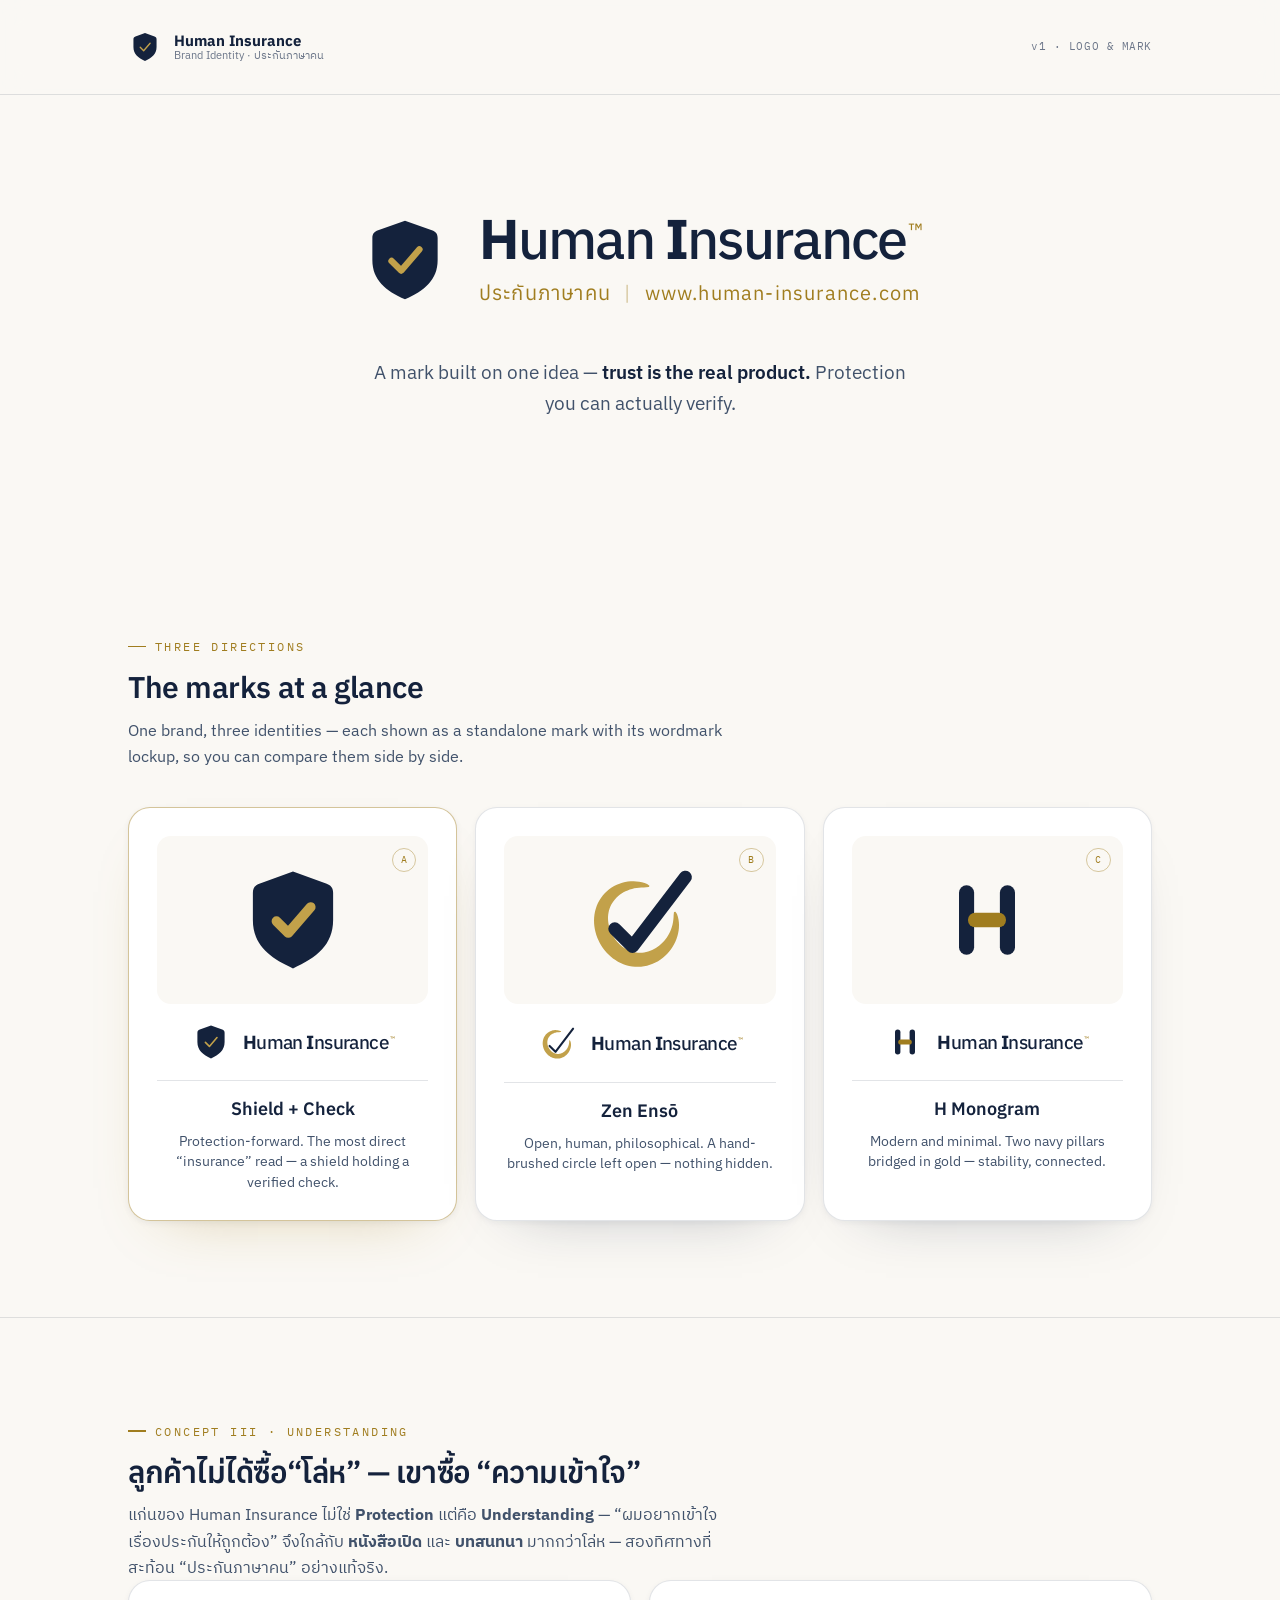
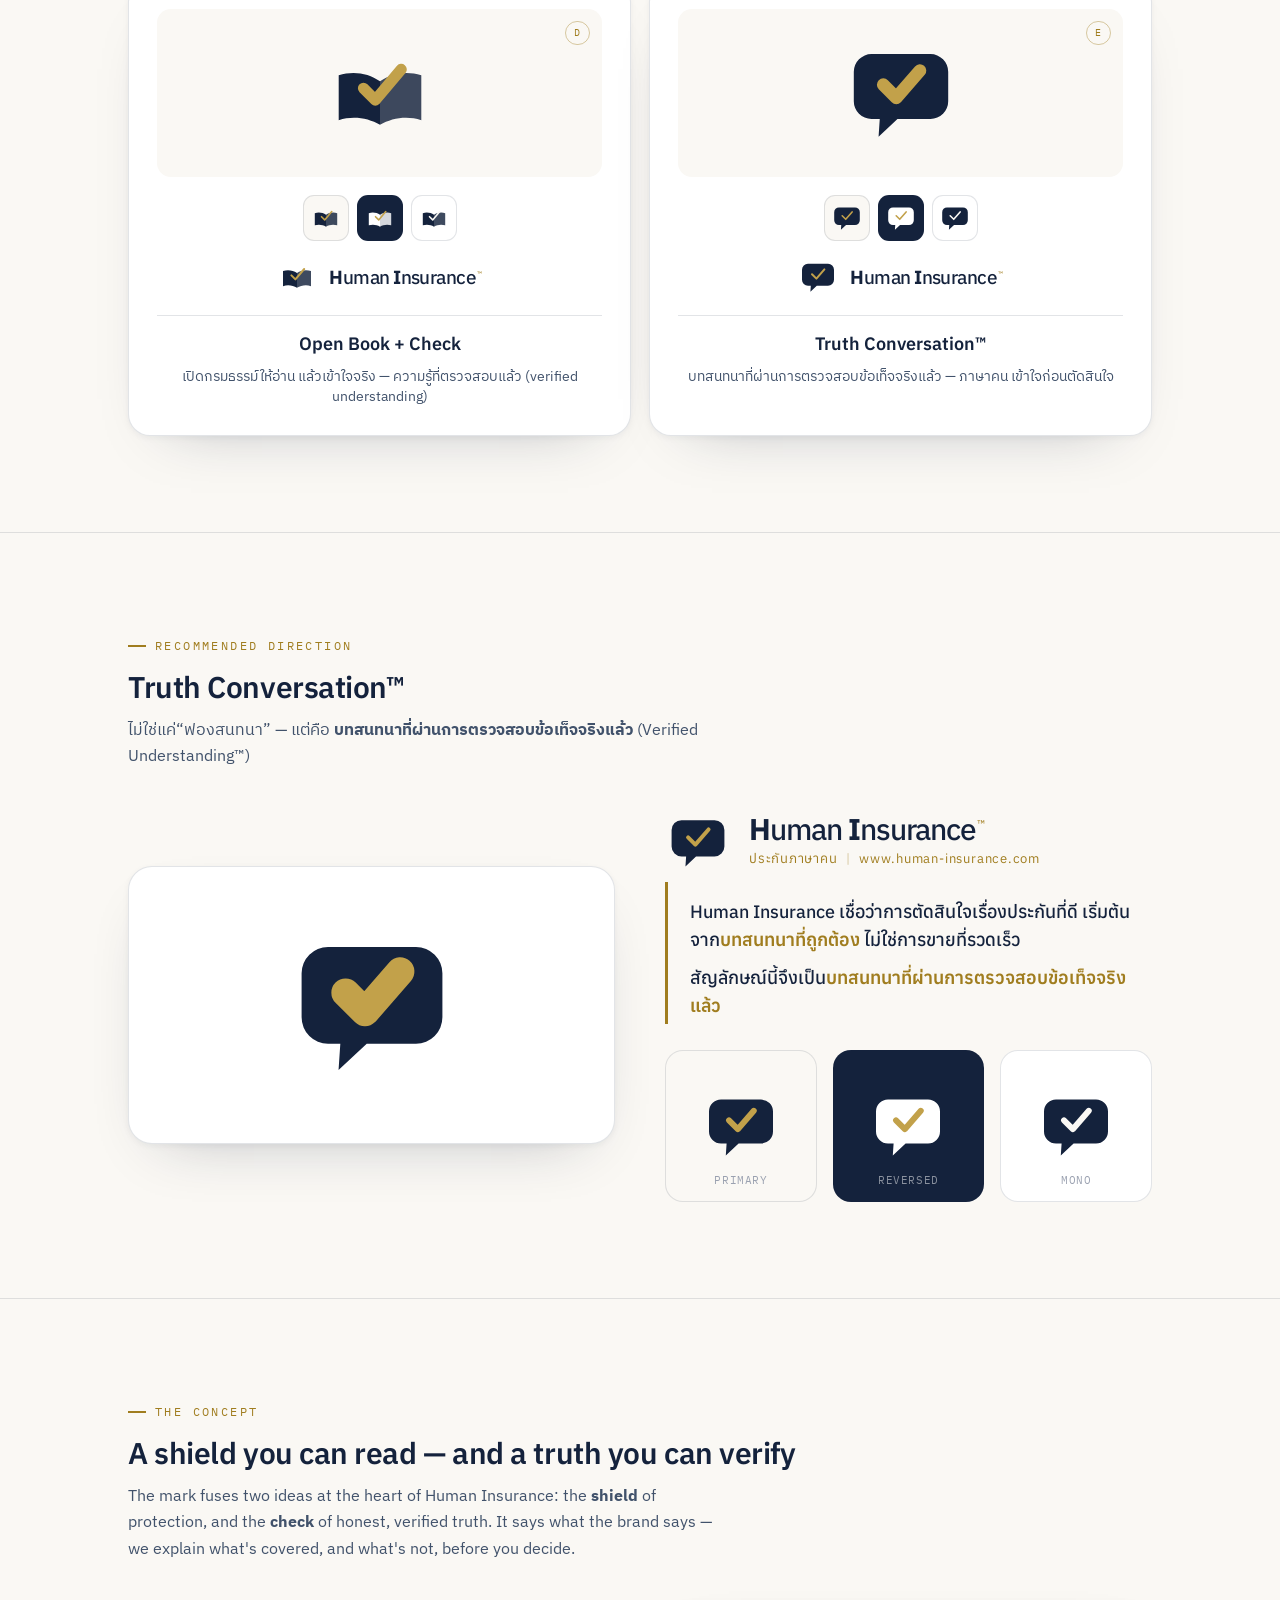
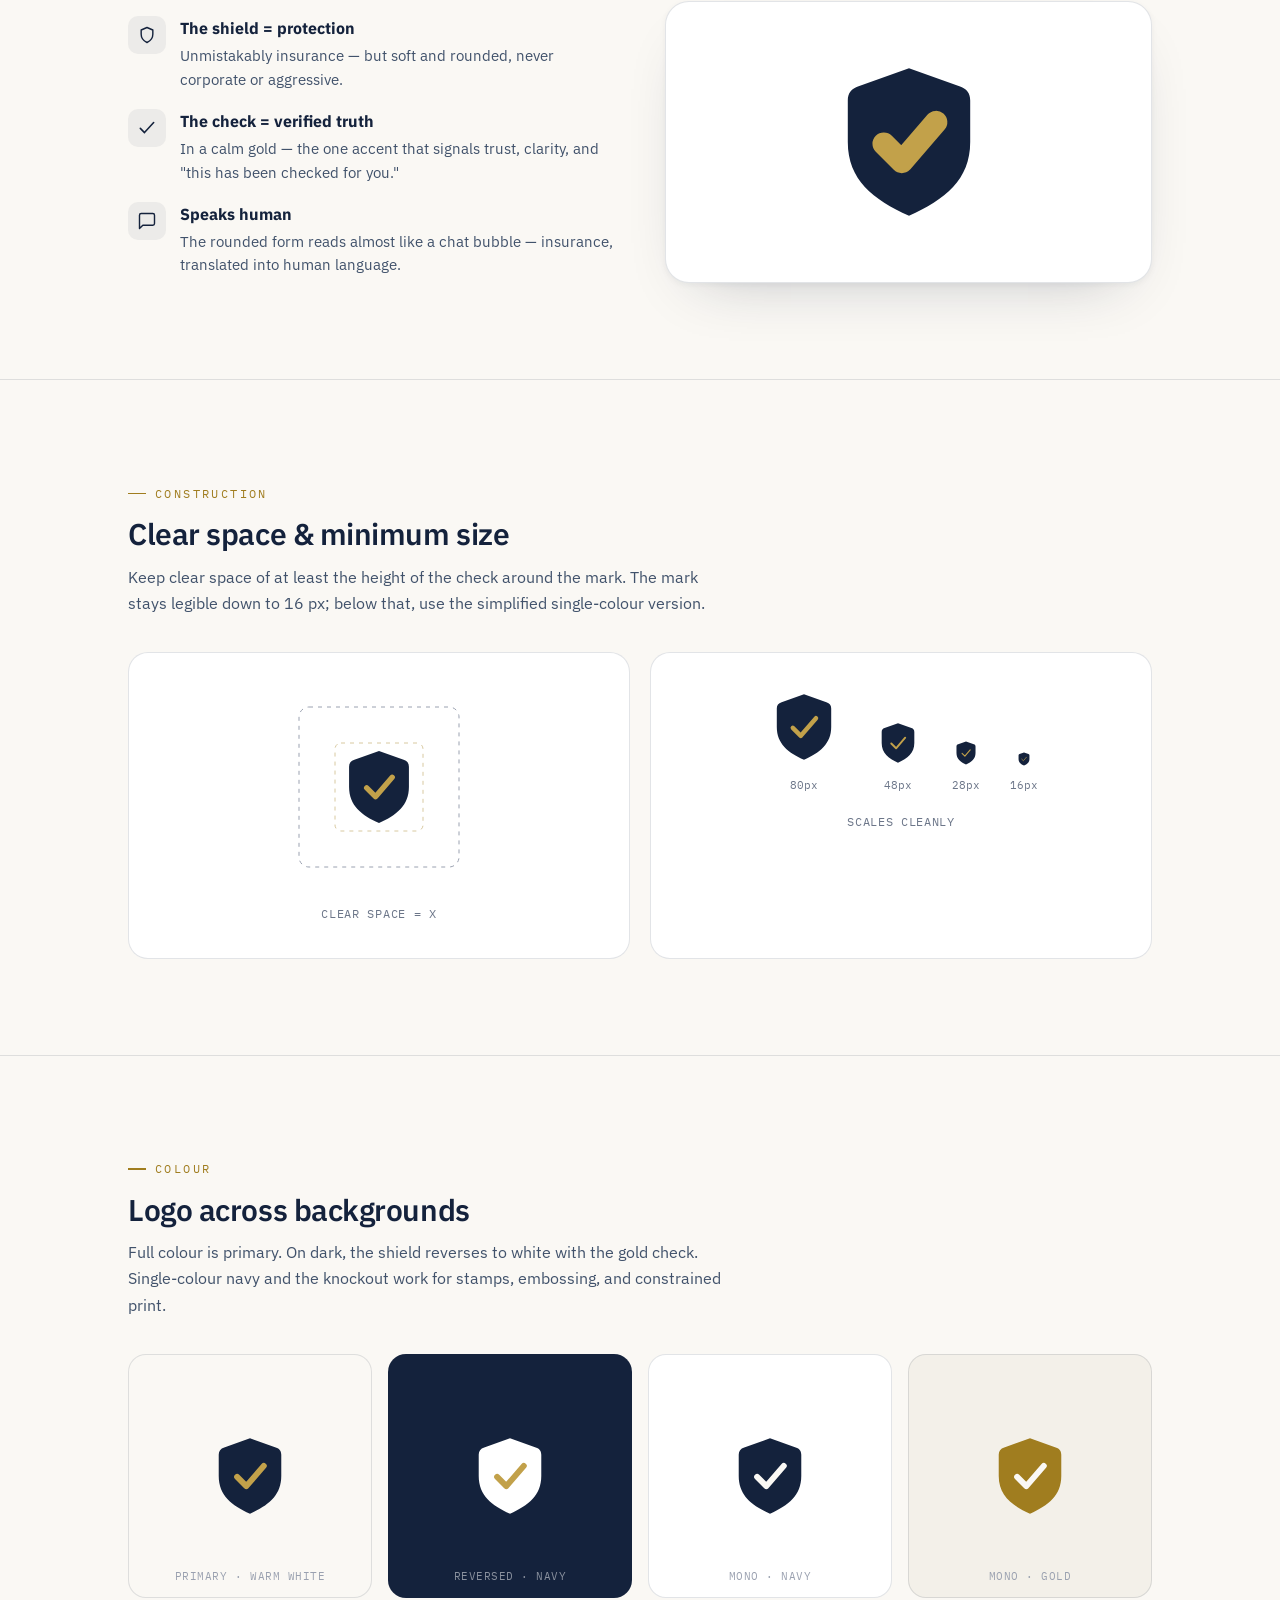
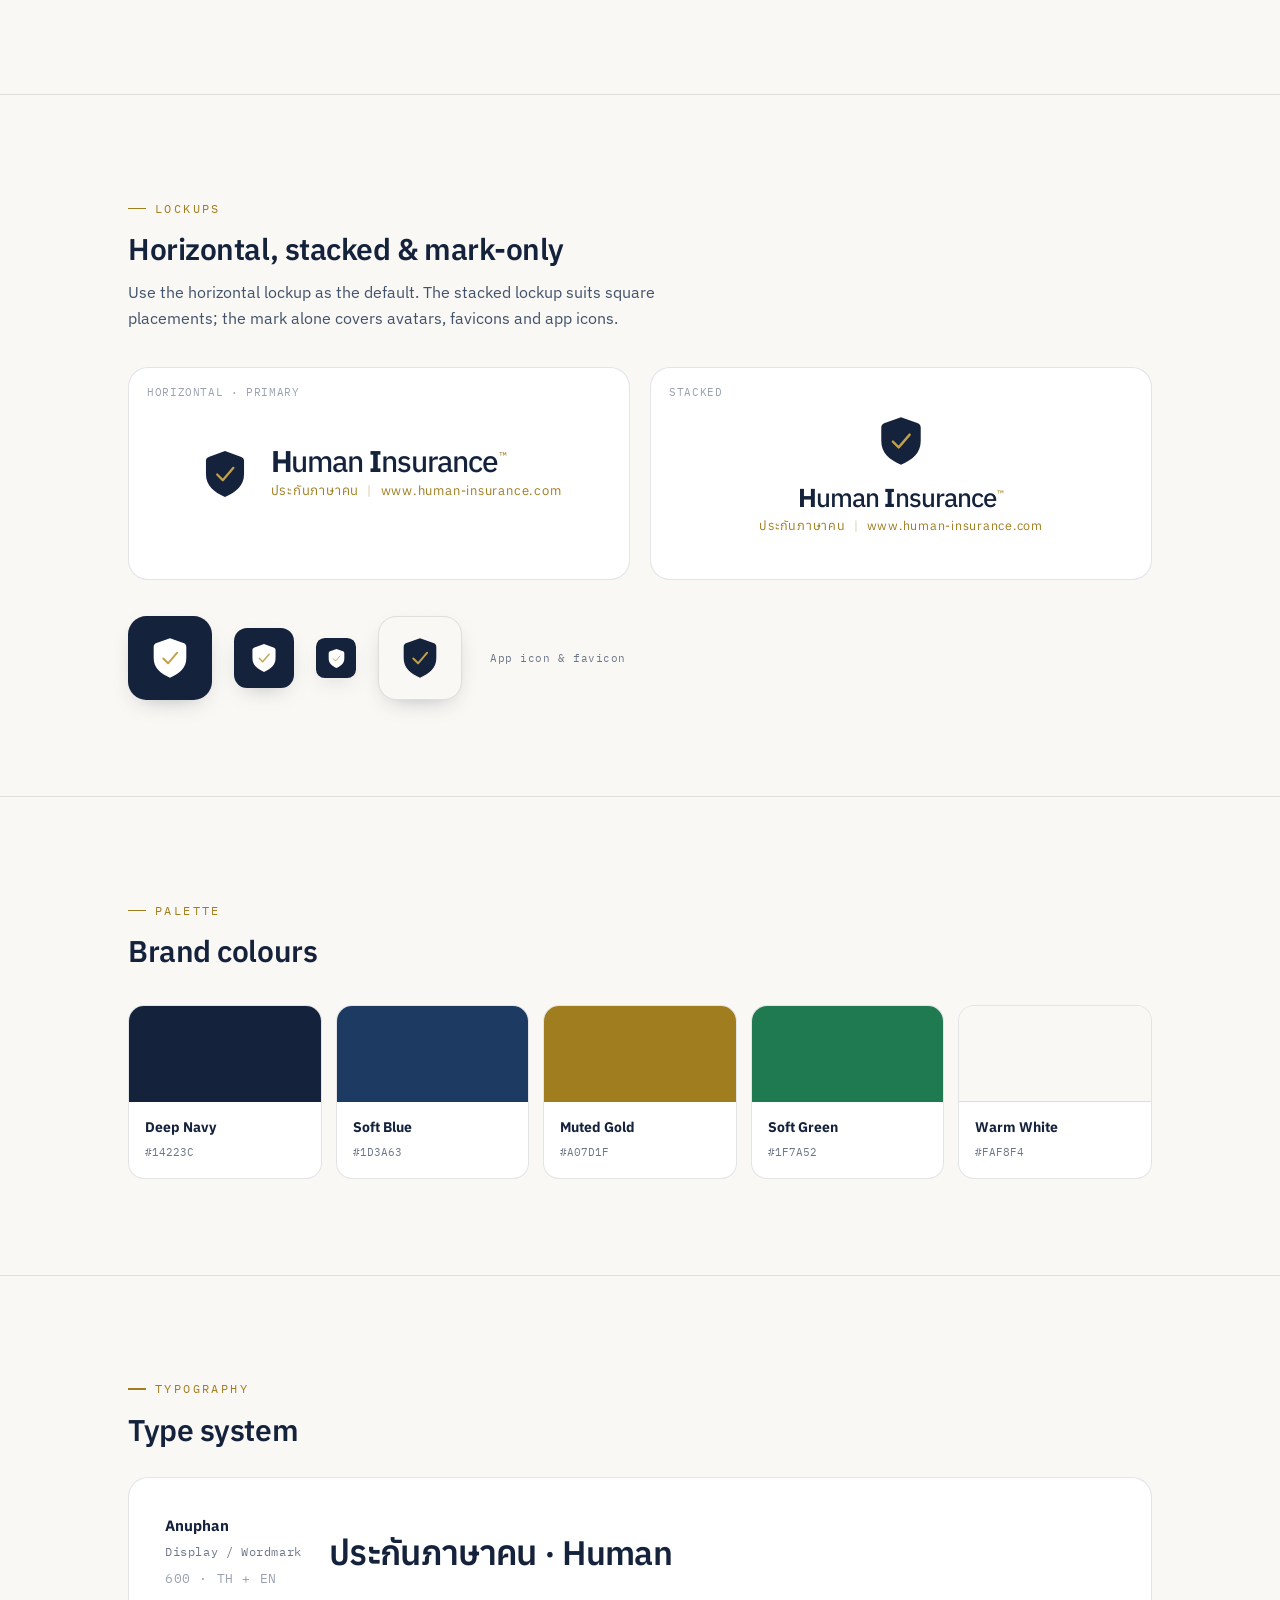
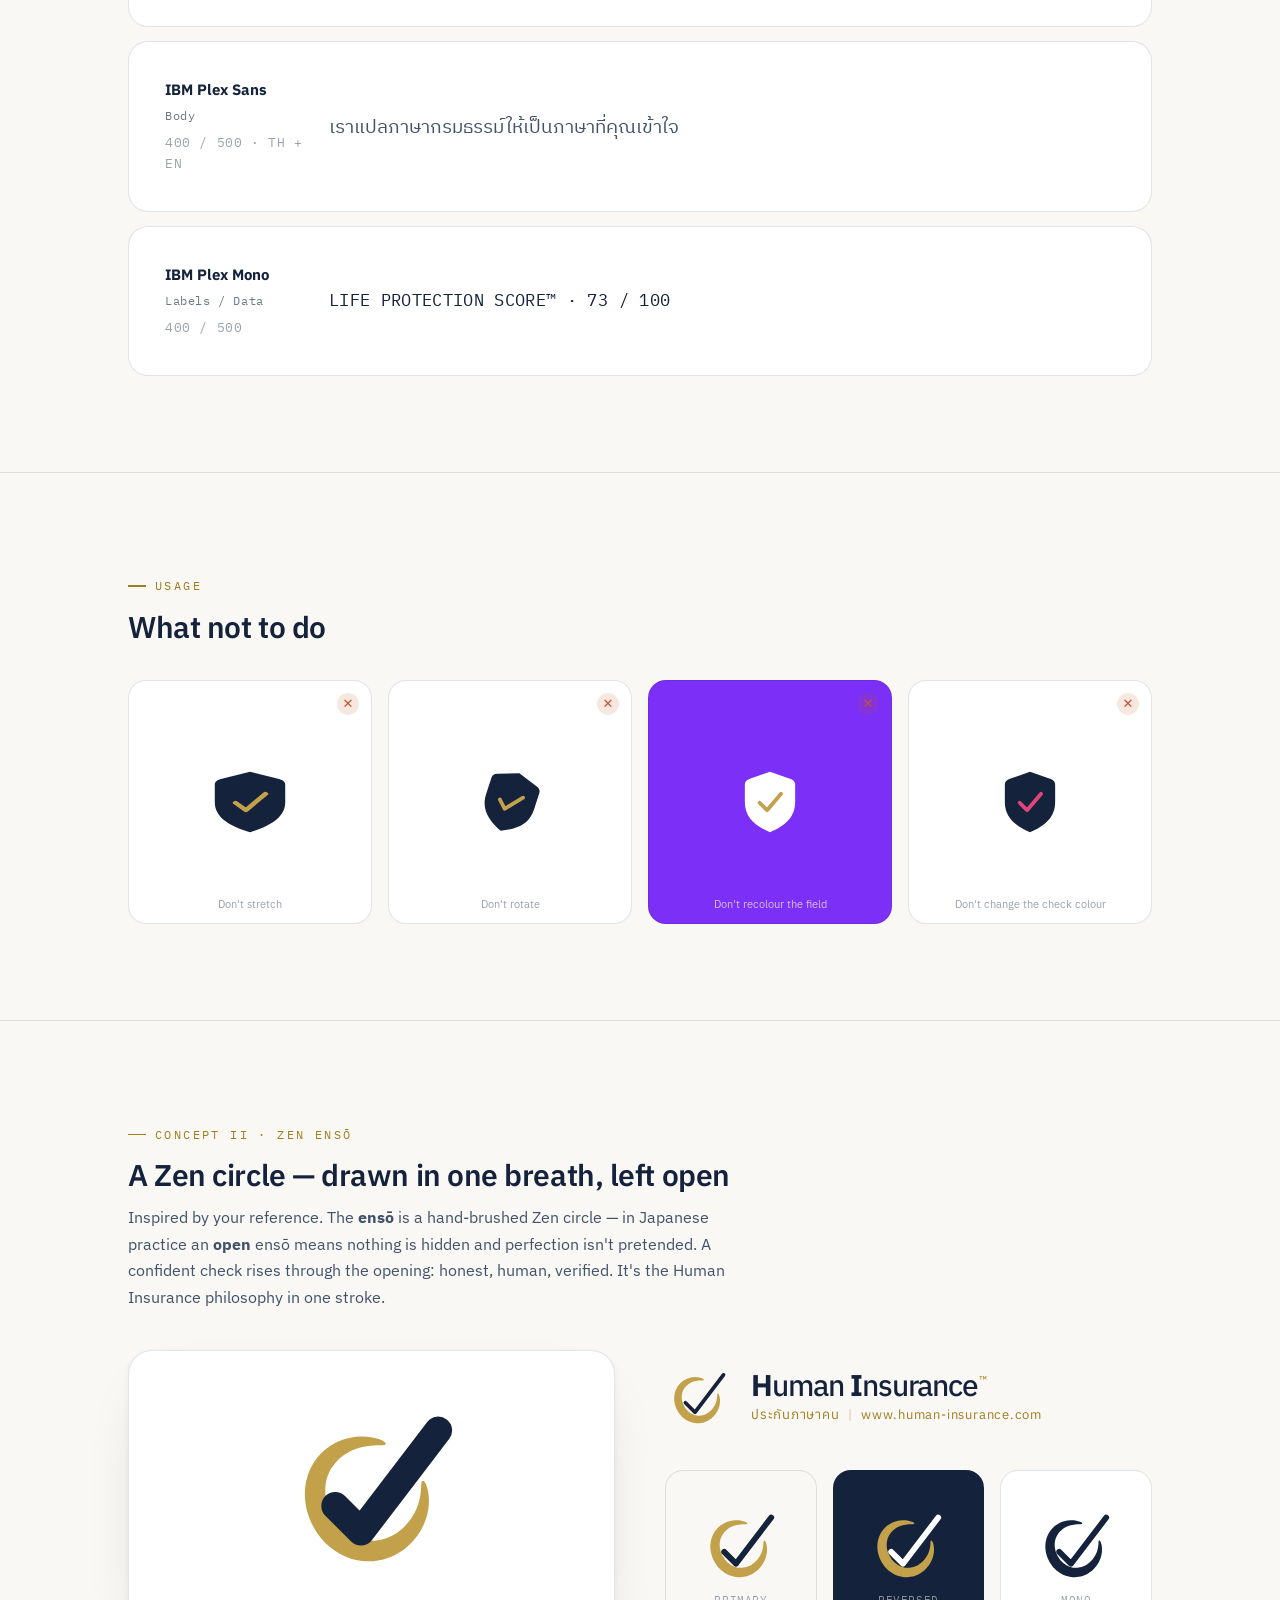
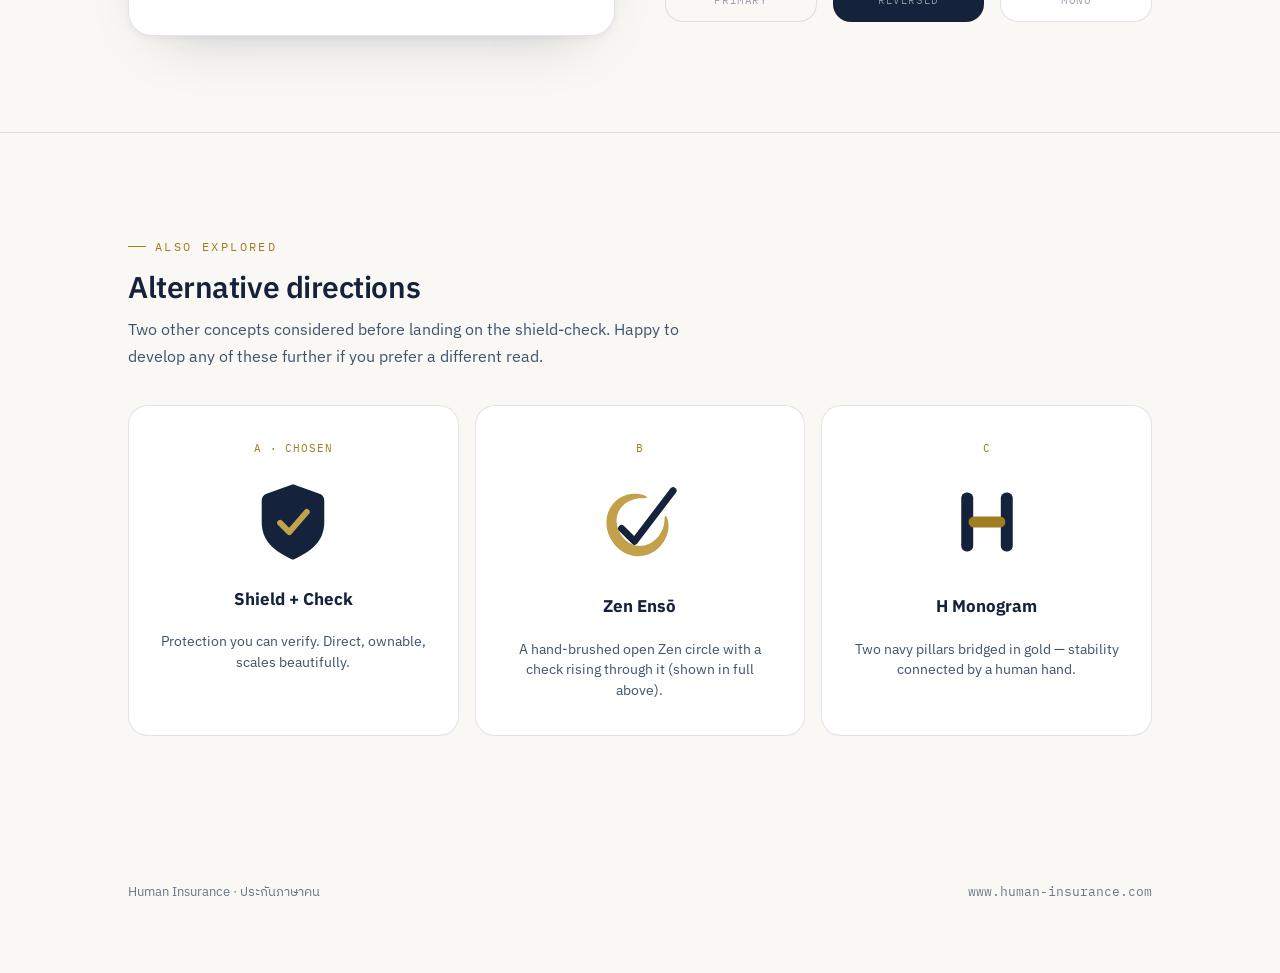
<file: Human Insurance - Logo.html>
<!DOCTYPE html>
<html lang="en">
<head>
<meta charset="UTF-8" />
<meta name="viewport" content="width=device-width, initial-scale=1.0" />
<title>Human Insurance — Brand Identity</title>
<link rel="preconnect" href="https://fonts.googleapis.com" />
<link rel="preconnect" href="https://fonts.gstatic.com" crossorigin />
<link href="https://fonts.googleapis.com/css2?family=Anuphan:wght@400;500;600;700&family=IBM+Plex+Sans+Thai:wght@400;500;600&family=IBM+Plex+Sans:wght@400;500;600&family=IBM+Plex+Mono:wght@400;500&display=swap" rel="stylesheet" />
<style>
  :root{
    --paper:#faf8f4; --paper2:#f3f0e9; --card:#fff;
    --navy:#14223c; --navy2:#1d3a63; --gold:#a07d1f; --gold2:#c2a14a;
    --green:#1f7a52; --ink:#14223c; --ink-soft:#41526b; --ink-dim:#6c7689; --ink-faint:#9aa1b0;
    --line:rgba(20,34,60,.12);
    --fd:"Anuphan","IBM Plex Sans",system-ui,sans-serif;
    --fs:"IBM Plex Sans","IBM Plex Sans Thai",system-ui,sans-serif;
    --fm:"IBM Plex Mono",monospace;
  }
  *{box-sizing:border-box;}
  body{margin:0;background:var(--paper);color:var(--ink);font-family:var(--fs);font-size:16px;line-height:1.6;-webkit-font-smoothing:antialiased;}
  h1,h2,h3{font-family:var(--fd);font-weight:600;letter-spacing:-.015em;margin:0;line-height:1.15;}
  p{margin:0;}
  .wrap{max-width:1080px;margin:0 auto;padding:0 28px;}
  .kick{font-family:var(--fm);font-size:12px;letter-spacing:.2em;text-transform:uppercase;color:var(--gold);display:inline-flex;align-items:center;gap:9px;}
  .kick::before{content:"";width:18px;height:1.5px;background:var(--gold);}
  .mono{font-family:var(--fm);}

  /* header */
  header{padding:30px 0;border-bottom:1px solid var(--line);position:sticky;top:0;background:rgba(250,248,244,.85);backdrop-filter:blur(14px);z-index:10;}
  .head-in{display:flex;align-items:center;justify-content:space-between;gap:16px;}
  .head-l{display:flex;align-items:center;gap:12px;}
  .head-t{display:flex;flex-direction:column;line-height:1.1;}
  .head-t b{font-family:var(--fd);font-size:15px;}
  .head-t span{font-size:11px;color:var(--ink-dim);}
  .head-meta{font-family:var(--fm);font-size:11px;color:var(--ink-dim);letter-spacing:.05em;}

  section{padding:clamp(56px,8vw,96px) 0;border-bottom:1px solid var(--line);}
  .sec-h{font-size:clamp(22px,3vw,30px);margin-top:14px;}
  .sec-sub{color:var(--ink-soft);font-size:16px;margin-top:12px;max-width:600px;line-height:1.65;}

  /* hero lockup */
  .hero{padding:clamp(60px,9vw,120px) 0;text-align:center;}
  .hero-lockup{display:inline-flex;align-items:center;gap:26px;}
  .hero-words{ text-align:left; display:flex;flex-direction:column;gap:4px;}
  .hero-words .en{font-family:var(--fd);font-weight:500;font-size:clamp(34px,5vw,56px);letter-spacing:-.035em;color:var(--navy);line-height:1;}
  .hero-words .th{font-family:var(--fd);font-weight:400;font-size:clamp(15px,1.8vw,20px);color:var(--gold);letter-spacing:.06em;margin-top:7px;}
  .hero-tag{margin-top:42px;color:var(--ink-soft);font-size:clamp(16px,1.8vw,19px);max-width:560px;margin-left:auto;margin-right:auto;}
  .hero-tag b{color:var(--navy);font-weight:600;}

  /* concept */
  .concept-grid{display:grid;grid-template-columns:1fr 1fr;gap:50px;align-items:center;margin-top:40px;}
  .concept-points{display:flex;flex-direction:column;gap:18px;margin-top:8px;}
  .cp{display:flex;gap:14px;align-items:flex-start;}
  .cp-ic{flex:none;width:38px;height:38px;border-radius:10px;display:grid;place-items:center;background:rgba(20,34,60,.06);color:var(--navy);}
  .cp b{font-family:var(--fd);font-size:16px;display:block;}
  .cp p{color:var(--ink-soft);font-size:14.5px;margin-top:3px;}
  .concept-mark{display:grid;place-items:center;background:var(--card);border:1px solid var(--line);border-radius:24px;padding:50px;box-shadow:0 2px 6px rgba(20,34,60,.05),0 24px 60px -34px rgba(20,34,60,.3);}

  /* construction */
  .build-row{display:grid;grid-template-columns:1fr 1fr;gap:20px;margin-top:36px;}
  .build-card{background:var(--card);border:1px solid var(--line);border-radius:20px;padding:34px;display:flex;flex-direction:column;align-items:center;gap:18px;}
  .build-card .cap{font-family:var(--fm);font-size:11.5px;color:var(--ink-dim);letter-spacing:.06em;text-transform:uppercase;}
  .clearspace{position:relative;}
  .scale-row{display:flex;align-items:flex-end;gap:30px;}
  .scale-row .si{display:flex;flex-direction:column;align-items:center;gap:10px;}
  .scale-row .si span{font-family:var(--fm);font-size:11px;color:var(--ink-dim);}

  /* variants */
  .var-grid{display:grid;grid-template-columns:repeat(4,1fr);gap:16px;margin-top:36px;}
  .var{border-radius:18px;border:1px solid var(--line);aspect-ratio:1/1;display:grid;place-items:center;position:relative;overflow:hidden;}
  .var .vlabel{position:absolute;bottom:12px;left:0;right:0;text-align:center;font-family:var(--fm);font-size:10.5px;letter-spacing:.05em;text-transform:uppercase;}
  .v-light{background:var(--paper);} .v-light .vlabel{color:var(--ink-faint);}
  .v-white{background:#fff;} .v-white .vlabel{color:var(--ink-faint);}
  .v-navy{background:var(--navy);} .v-navy .vlabel{color:rgba(255,255,255,.5);}
  .v-gold{background:var(--paper2);} .v-gold .vlabel{color:var(--ink-faint);}
  .v-green{background:var(--green);} .v-green .vlabel{color:rgba(255,255,255,.6);}
  .v-grey{background:var(--paper2);} .v-grey .vlabel{color:var(--ink-faint);}

  /* lockups */
  .lock-grid{display:grid;grid-template-columns:1fr 1fr;gap:20px;margin-top:36px;}
  .lock-card{background:var(--card);border:1px solid var(--line);border-radius:20px;padding:44px;display:flex;align-items:center;justify-content:center;min-height:180px;position:relative;}
  .lock-card .cap{position:absolute;top:16px;left:18px;font-family:var(--fm);font-size:10.5px;color:var(--ink-faint);letter-spacing:.06em;text-transform:uppercase;}
  .lock-h{display:inline-flex;align-items:center;gap:18px;}
  .lock-h .lw{display:flex;flex-direction:column;}
  .lock-h .lw .en{font-family:var(--fd);font-weight:500;font-size:30px;color:var(--navy);line-height:1;letter-spacing:-.035em;}
  .lock-h .lw .th{font-family:var(--fd);font-weight:400;font-size:13px;color:var(--gold);margin-top:5px;letter-spacing:.06em;white-space:nowrap;}
  .lock-stack{display:flex;flex-direction:column;align-items:center;gap:14px;}
  .lock-stack .lw{text-align:center;display:flex;flex-direction:column;align-items:center;}
  .lock-stack .lw .en{font-family:var(--fd);font-weight:500;font-size:26px;color:var(--navy);line-height:1;letter-spacing:-.035em;}
  .lock-stack .lw .th{font-family:var(--fd);font-weight:400;font-size:12.5px;color:var(--gold);margin-top:5px;letter-spacing:.06em;white-space:nowrap;}

  /* favicon row */
  .fav-row{display:flex;align-items:center;gap:22px;margin-top:36px;flex-wrap:wrap;}
  .fav{border-radius:22%;display:grid;place-items:center;box-shadow:0 8px 24px -12px rgba(20,34,60,.4);}

  /* color system */
  .sw-grid{display:grid;grid-template-columns:repeat(5,1fr);gap:14px;margin-top:36px;}
  .sw{border-radius:16px;border:1px solid var(--line);overflow:hidden;background:var(--card);}
  .sw-chip{height:96px;}
  .sw-meta{padding:14px 16px;}
  .sw-meta b{font-family:var(--fd);font-size:14px;display:block;}
  .sw-meta span{font-family:var(--fm);font-size:11px;color:var(--ink-dim);}

  /* type */
  .type-card{background:var(--card);border:1px solid var(--line);border-radius:20px;padding:36px;margin-top:30px;display:grid;grid-template-columns:140px 1fr;gap:24px;align-items:center;}
  .type-card + .type-card{margin-top:14px;}
  .type-label{font-family:var(--fm);font-size:12px;color:var(--ink-dim);letter-spacing:.05em;}
  .type-label b{display:block;color:var(--ink);font-family:var(--fd);font-size:15px;margin-bottom:4px;letter-spacing:0;}
  .type-spec{font-size:13px;color:var(--ink-faint);margin-top:8px;}
  .t-display{font-family:var(--fd);font-weight:600;font-size:34px;color:var(--navy);letter-spacing:-.02em;}
  .t-body{font-family:var(--fs);font-size:19px;color:var(--ink-soft);}
  .t-mono{font-family:var(--fm);font-size:17px;color:var(--ink);letter-spacing:.02em;}

  /* misuse */
  .dont-grid{display:grid;grid-template-columns:repeat(4,1fr);gap:16px;margin-top:36px;}
  .dont{background:var(--card);border:1px solid var(--line);border-radius:18px;aspect-ratio:1/1;display:grid;place-items:center;position:relative;overflow:hidden;}
  .dont .x{position:absolute;top:12px;right:12px;width:22px;height:22px;border-radius:50%;background:rgba(192,85,47,.14);color:#c0552f;display:grid;place-items:center;font-size:13px;font-weight:700;}
  .dont .dlabel{position:absolute;bottom:10px;left:0;right:0;text-align:center;font-size:11px;color:var(--ink-faint);padding:0 8px;}

  /* alt concepts */
  .alt-grid{display:grid;grid-template-columns:repeat(3,1fr);gap:16px;margin-top:36px;}
  .alt{background:var(--card);border:1px solid var(--line);border-radius:20px;padding:34px 26px;display:flex;flex-direction:column;align-items:center;gap:18px;text-align:center;}
  .alt .an{font-family:var(--fm);font-size:11px;color:var(--gold);letter-spacing:.08em;}
  .alt b{font-family:var(--fd);font-size:17px;white-space:nowrap;}
  .brush-glyph{height:1.02em;width:auto;display:inline-block;vertical-align:-.18em;margin:0 .03em;}
  .wb{font-weight:700;}
  .wsep{opacity:.4;margin:0 .35em;font-weight:400;}
  .wm-tm{font-size:.42em;vertical-align:super;font-weight:400;margin-left:.07em;color:var(--gold);letter-spacing:0;}
  /* understanding concepts */
  .cmp-grid{display:grid;gap:18px;}
  .cmp-chips{display:flex;gap:8px;margin:0 0 16px;}
  .cc{width:46px;height:46px;border-radius:11px;display:grid;place-items:center;}
  .cc-l{background:var(--paper);border:1px solid var(--line);}
  .cc-n{background:var(--navy);}
  .cc-w{background:#fff;border:1px solid var(--line);}
  .tc-story{margin:0;padding:16px 0 4px 22px;border-left:3px solid var(--gold);}
  .tc-story p{font-family:var(--fd);font-weight:500;font-size:18px;line-height:1.55;color:var(--navy);}
  .tc-story p + p{margin-top:10px;}
  .tc-story b{color:var(--gold);font-weight:600;}
  .tc-alt{font-family:var(--fm);font-size:12px;color:var(--ink-dim);letter-spacing:.04em;margin-top:18px;}
  /* three-direction comparison */
  #compare .cmp-grid{display:grid;grid-template-columns:repeat(3,1fr);gap:18px;margin-top:38px;}
  .cmp{background:var(--card);border:1px solid var(--line);border-radius:22px;padding:28px;text-align:center;display:flex;flex-direction:column;align-items:center;box-shadow:0 2px 6px rgba(20,34,60,.05),0 26px 60px -42px rgba(20,34,60,.35);}
  .cmp.is-pick{border-color:rgba(160,125,31,.45);box-shadow:0 2px 6px rgba(20,34,60,.06),0 26px 60px -38px rgba(160,125,31,.4);}
  .cmp-stage{width:100%;height:168px;border-radius:14px;background:var(--paper);display:grid;place-items:center;margin-bottom:18px;position:relative;}
  .cmp-pill{position:absolute;top:12px;right:12px;font-family:var(--fm);font-size:9.5px;letter-spacing:.08em;text-transform:uppercase;color:var(--gold);border:1px solid rgba(160,125,31,.4);border-radius:999px;padding:3px 8px;}
  .cmp-lock{display:inline-flex;align-items:center;gap:12px;padding-bottom:18px;margin-bottom:14px;border-bottom:1px solid var(--line);width:100%;justify-content:center;}
  .cmp-wm{font-family:var(--fd);font-weight:500;font-size:19px;color:var(--navy);letter-spacing:-.03em;}
  .cmp-wm b{font-weight:700;}
  .cmp-name{font-family:var(--fd);font-weight:600;font-size:18px;white-space:nowrap;}
  .cmp p{color:var(--ink-soft);font-size:13.5px;margin-top:7px;line-height:1.5;}
  @media(max-width:820px){#compare .cmp-grid{grid-template-columns:1fr;max-width:380px;margin-left:auto;margin-right:auto;}}
  .alt p{color:var(--ink-soft);font-size:13.5px;line-height:1.55;}

  footer{padding:50px 0 70px;}
  .foot-in{display:flex;align-items:center;justify-content:space-between;gap:20px;flex-wrap:wrap;color:var(--ink-dim);font-size:13px;}

  @media(max-width:820px){
    .concept-grid,.build-row,.lock-grid{grid-template-columns:1fr;}
    .var-grid,.dont-grid{grid-template-columns:repeat(2,1fr);}
    .sw-grid{grid-template-columns:repeat(2,1fr);}
    .alt-grid{grid-template-columns:1fr;}
    .hero-lockup{flex-direction:column;gap:20px;}
    .hero-words{text-align:center;}
    .type-card{grid-template-columns:1fr;gap:14px;}
  }
</style>
</head>
<body>

<header>
  <div class="wrap head-in">
    <div class="head-l">
      <span class="mark-slot" data-variant="color" data-size="34"></span>
      <span class="head-t"><b>Human Insurance</b><span>Brand Identity · ประกันภาษาคน</span></span>
    </div>
    <span class="head-meta">v1 · LOGO &amp; MARK</span>
  </div>
</header>

<!-- HERO LOCKUP -->
<div class="hero">
  <div class="wrap">
    <div class="hero-lockup">
      <span class="mark-slot" data-variant="color" data-size="96"></span>
      <span class="hero-words">
        <span class="en">Human Insurance</span>
        <span class="th">ประกันภาษาคน</span>
      </span>
    </div>
    <p class="hero-tag">A mark built on one idea — <b>trust is the real product.</b> Protection you can actually verify.</p>
  </div>
</div>

<!-- THREE DIRECTIONS -->
<section id="compare">
  <div class="wrap">
    <div class="kick">THREE DIRECTIONS</div>
    <h2 class="sec-h">The marks at a glance</h2>
    <p class="sec-sub">One brand, three identities — each shown as a standalone mark with its wordmark lockup, so you can compare them side by side.</p>
    <div class="cmp-grid">
      <div class="cmp is-pick">
        <div class="cmp-stage"><span class="cmp-pill">A</span><span class="mark-slot" data-variant="color" data-size="118"></span></div>
        <div class="cmp-lock"><span class="mark-slot" data-variant="color" data-size="40"></span><span class="cmp-wm"><b>H</b>uman&nbsp;<b>I</b>nsurance</span></div>
        <span class="cmp-name">Shield + Check</span>
        <p>Protection-forward. The most direct “insurance” read — a shield holding a verified check.</p>
      </div>
      <div class="cmp">
        <div class="cmp-stage"><span class="cmp-pill">B</span><span class="ring-slot" data-variant="color" data-size="126"></span></div>
        <div class="cmp-lock"><span class="ring-slot" data-variant="color" data-size="42"></span><span class="cmp-wm"><b>H</b>uman&nbsp;<b>I</b>nsurance</span></div>
        <span class="cmp-name">Zen Ensō</span>
        <p>Open, human, philosophical. A hand-brushed circle left open — nothing hidden.</p>
      </div>
      <div class="cmp">
        <div class="cmp-stage"><span class="cmp-pill">C</span><span class="hmono-slot" data-variant="color" data-size="112"></span></div>
        <div class="cmp-lock"><span class="hmono-slot" data-variant="color" data-size="40"></span><span class="cmp-wm"><b>H</b>uman&nbsp;<b>I</b>nsurance</span></div>
        <span class="cmp-name">H Monogram</span>
        <p>Modern and minimal. Two navy pillars bridged in gold — stability, connected.</p>
      </div>
    </div>
  </div>
</section>

<!-- CONCEPT III — UNDERSTANDING -->
<section id="understanding">
  <div class="wrap">
    <div class="kick">CONCEPT III · UNDERSTANDING</div>
    <h2 class="sec-h">ลูกค้าไม่ได้ซื้อ“โล่ห” — เขาซื้อ “ความเข้าใจ”</h2>
    <p class="sec-sub">แก่นของ Human Insurance ไม่ใช่ <b>Protection</b> แต่คือ <b>Understanding</b> — “ผมอยากเข้าใจเรื่องประกันให้ถูกต้อง” จึงใกล้กับ <b>หนังสือเปิด</b> และ <b>บทสนทนา</b> มากกว่าโล่ห — สองทิศทางที่สะท้อน “ประกันภาษาคน” อย่างแท้จริง.</p>
    <div class="cmp-grid" style="grid-template-columns:1fr 1fr;">
      <div class="cmp">
        <div class="cmp-stage"><span class="cmp-pill">D</span><span class="book-slot" data-variant="color" data-size="118"></span></div>
        <div class="cmp-chips">
          <span class="cc cc-l"><span class="book-slot" data-variant="color" data-size="32"></span></span>
          <span class="cc cc-n"><span class="book-slot" data-variant="reversed" data-size="32"></span></span>
          <span class="cc cc-w"><span class="book-slot" data-variant="mononavy" data-size="32"></span></span>
        </div>
        <div class="cmp-lock"><span class="book-slot" data-variant="color" data-size="40"></span><span class="cmp-wm"></span></div>
        <span class="cmp-name">Open Book + Check</span>
        <p>เปิดกรมธรรม์ให้อ่าน แล้วเข้าใจจริง — ความรู้ที่ตรวจสอบแล้ว (verified understanding)</p>
      </div>
      <div class="cmp">
        <div class="cmp-stage"><span class="cmp-pill">E</span><span class="bubble-slot" data-variant="color" data-size="118"></span></div>
        <div class="cmp-chips">
          <span class="cc cc-l"><span class="bubble-slot" data-variant="color" data-size="32"></span></span>
          <span class="cc cc-n"><span class="bubble-slot" data-variant="reversed" data-size="32"></span></span>
          <span class="cc cc-w"><span class="bubble-slot" data-variant="mononavy" data-size="32"></span></span>
        </div>
        <div class="cmp-lock"><span class="bubble-slot" data-variant="color" data-size="40"></span><span class="cmp-wm"></span></div>
        <span class="cmp-name">Truth Conversation™</span>
        <p>บทสนทนาที่ผ่านการตรวจสอบข้อเท็จจริงแล้ว — ภาษาคน เข้าใจก่อนตัดสินใจ</p>
      </div>
    </div>
  </div>
</section>

<!-- TRUTH CONVERSATION (featured) -->
<section id="truth-conversation">
  <div class="wrap">
    <div class="kick">RECOMMENDED DIRECTION</div>
    <h2 class="sec-h">Truth Conversation™</h2>
    <p class="sec-sub">ไม่ใช่แค่“ฟองสนทนา” — แต่คือ <b>บทสนทนาที่ผ่านการตรวจสอบข้อเท็จจริงแล้ว</b> (Verified Understanding™)</p>
    <div class="concept-grid">
      <div class="concept-mark"><span class="bubble-slot" data-variant="color" data-size="176"></span></div>
      <div>
        <span class="lock-h">
          <span class="bubble-slot" data-variant="color" data-size="66"></span>
          <span class="lw"><span class="en">Human Insurance</span><span class="th">ประกันภาษาคน</span></span>
        </span>
        <blockquote class="tc-story">
          <p>Human Insurance เชื่อว่าการตัดสินใจเรื่องประกันที่ดี เริ่มต้นจาก<b>บทสนทนาที่ถูกต้อง</b> ไม่ใช่การขายที่รวดเร็ว</p>
          <p>สัญลักษณ์นี้จึงเป็น<b>บทสนทนาที่ผ่านการตรวจสอบข้อเท็จจริงแล้ว</b></p>
        </blockquote>
        <div class="var-grid" style="grid-template-columns:repeat(3,1fr);margin-top:26px;">
          <div class="var v-light"><span class="bubble-slot" data-variant="color" data-size="80"></span><span class="vlabel">Primary</span></div>
          <div class="var v-navy"><span class="bubble-slot" data-variant="reversed" data-size="80"></span><span class="vlabel">Reversed</span></div>
          <div class="var v-white"><span class="bubble-slot" data-variant="mononavy" data-size="80"></span><span class="vlabel">Mono</span></div>
        </div>
      </div>
    </div>
  </div>
</section>

<!-- CONCEPT -->
<section>
  <div class="wrap">
    <div class="kick">THE CONCEPT</div>
    <h2 class="sec-h">A shield you can read — and a truth you can verify</h2>
    <p class="sec-sub">The mark fuses two ideas at the heart of Human Insurance: the <b>shield</b> of protection, and the <b>check</b> of honest, verified truth. It says what the brand says — we explain what's covered, and what's not, before you decide.</p>
    <div class="concept-grid">
      <div class="concept-points">
        <div class="cp">
          <span class="cp-ic">
            <svg width="20" height="20" viewBox="0 0 24 24" fill="none" stroke="currentColor" stroke-width="1.7" stroke-linecap="round" stroke-linejoin="round"><path d="M12 3l7 3v5c0 4.5-3 8-7 10-4-2-7-5.5-7-10V6l7-3z"/></svg>
          </span>
          <div><b>The shield = protection</b><p>Unmistakably insurance — but soft and rounded, never corporate or aggressive.</p></div>
        </div>
        <div class="cp">
          <span class="cp-ic">
            <svg width="20" height="20" viewBox="0 0 24 24" fill="none" stroke="currentColor" stroke-width="1.9" stroke-linecap="round" stroke-linejoin="round"><path d="M4 12.5l5 5 11-12"/></svg>
          </span>
          <div><b>The check = verified truth</b><p>In a calm gold — the one accent that signals trust, clarity, and "this has been checked for you."</p></div>
        </div>
        <div class="cp">
          <span class="cp-ic">
            <svg width="20" height="20" viewBox="0 0 24 24" fill="none" stroke="currentColor" stroke-width="1.7" stroke-linecap="round" stroke-linejoin="round"><path d="M21 15a2 2 0 0 1-2 2H7l-4 4V5a2 2 0 0 1 2-2h14a2 2 0 0 1 2 2z"/></svg>
          </span>
          <div><b>Speaks human</b><p>The rounded form reads almost like a chat bubble — insurance, translated into human language.</p></div>
        </div>
      </div>
      <div class="concept-mark">
        <span class="mark-slot" data-variant="color" data-size="180"></span>
      </div>
    </div>
  </div>
</section>

<!-- CONSTRUCTION -->
<section>
  <div class="wrap">
    <div class="kick">CONSTRUCTION</div>
    <h2 class="sec-h">Clear space &amp; minimum size</h2>
    <p class="sec-sub">Keep clear space of at least the height of the check around the mark. The mark stays legible down to 16&nbsp;px; below that, use the simplified single-colour version.</p>
    <div class="build-row">
      <div class="build-card">
        <div class="clearspace" id="clearspace"></div>
        <span class="cap">Clear space = x</span>
      </div>
      <div class="build-card">
        <div class="scale-row">
          <span class="si"><span class="mark-slot" data-variant="color" data-size="80"></span><span>80px</span></span>
          <span class="si"><span class="mark-slot" data-variant="color" data-size="48"></span><span>48px</span></span>
          <span class="si"><span class="mark-slot" data-variant="color" data-size="28"></span><span>28px</span></span>
          <span class="si"><span class="mark-slot" data-variant="color" data-size="16"></span><span>16px</span></span>
        </div>
        <span class="cap">Scales cleanly</span>
      </div>
    </div>
  </div>
</section>

<!-- COLOR VARIANTS -->
<section>
  <div class="wrap">
    <div class="kick">COLOUR</div>
    <h2 class="sec-h">Logo across backgrounds</h2>
    <p class="sec-sub">Full colour is primary. On dark, the shield reverses to white with the gold check. Single-colour navy and the knockout work for stamps, embossing, and constrained print.</p>
    <div class="var-grid">
      <div class="var v-light"><span class="mark-slot" data-variant="color" data-size="92"></span><span class="vlabel">Primary · warm white</span></div>
      <div class="var v-navy"><span class="mark-slot" data-variant="reversed" data-size="92"></span><span class="vlabel">Reversed · navy</span></div>
      <div class="var v-white"><span class="mark-slot" data-variant="mononavy" data-size="92"></span><span class="vlabel">Mono · navy</span></div>
      <div class="var v-gold"><span class="mark-slot" data-variant="monogold" data-size="92"></span><span class="vlabel">Mono · gold</span></div>
    </div>
  </div>
</section>

<!-- LOCKUPS -->
<section>
  <div class="wrap">
    <div class="kick">LOCKUPS</div>
    <h2 class="sec-h">Horizontal, stacked &amp; mark-only</h2>
    <p class="sec-sub">Use the horizontal lockup as the default. The stacked lockup suits square placements; the mark alone covers avatars, favicons and app icons.</p>
    <div class="lock-grid">
      <div class="lock-card">
        <span class="cap">Horizontal · primary</span>
        <span class="lock-h">
          <span class="mark-slot" data-variant="color" data-size="56"></span>
          <span class="lw"><span class="en">Human Insurance</span><span class="th">ประกันภาษาคน</span></span>
        </span>
      </div>
      <div class="lock-card">
        <span class="cap">Stacked</span>
        <span class="lock-stack">
          <span class="mark-slot" data-variant="color" data-size="58"></span>
          <span class="lw"><span class="en">Human Insurance</span><span class="th">ประกันภาษาคน</span></span>
        </span>
      </div>
    </div>
    <div class="fav-row">
      <span class="fav" style="width:84px;height:84px;background:var(--navy);"><span class="mark-slot" data-variant="reversed" data-size="48"></span></span>
      <span class="fav" style="width:60px;height:60px;background:var(--navy);"><span class="mark-slot" data-variant="reversed" data-size="34"></span></span>
      <span class="fav" style="width:40px;height:40px;background:var(--navy);"><span class="mark-slot" data-variant="reversed" data-size="23"></span></span>
      <span class="fav" style="width:84px;height:84px;background:var(--paper);border:1px solid var(--line);"><span class="mark-slot" data-variant="color" data-size="48"></span></span>
      <span class="head-meta" style="margin-left:6px;">App icon &amp; favicon</span>
    </div>
  </div>
</section>

<!-- COLOR SYSTEM -->
<section>
  <div class="wrap">
    <div class="kick">PALETTE</div>
    <h2 class="sec-h">Brand colours</h2>
    <div class="sw-grid">
      <div class="sw"><div class="sw-chip" style="background:#14223c;"></div><div class="sw-meta"><b>Deep Navy</b><span>#14223C</span></div></div>
      <div class="sw"><div class="sw-chip" style="background:#1d3a63;"></div><div class="sw-meta"><b>Soft Blue</b><span>#1D3A63</span></div></div>
      <div class="sw"><div class="sw-chip" style="background:#a07d1f;"></div><div class="sw-meta"><b>Muted Gold</b><span>#A07D1F</span></div></div>
      <div class="sw"><div class="sw-chip" style="background:#1f7a52;"></div><div class="sw-meta"><b>Soft Green</b><span>#1F7A52</span></div></div>
      <div class="sw"><div class="sw-chip" style="background:#faf8f4;border-bottom:1px solid var(--line);"></div><div class="sw-meta"><b>Warm White</b><span>#FAF8F4</span></div></div>
    </div>
  </div>
</section>

<!-- TYPOGRAPHY -->
<section>
  <div class="wrap">
    <div class="kick">TYPOGRAPHY</div>
    <h2 class="sec-h">Type system</h2>
    <div class="type-card">
      <div class="type-label"><b>Anuphan</b>Display / Wordmark<div class="type-spec">600 · TH + EN</div></div>
      <div><div class="t-display">ประกันภาษาคน · Human</div></div>
    </div>
    <div class="type-card">
      <div class="type-label"><b>IBM Plex Sans</b>Body<div class="type-spec">400 / 500 · TH + EN</div></div>
      <div><div class="t-body">เราแปลภาษากรมธรรม์ให้เป็นภาษาที่คุณเข้าใจ</div></div>
    </div>
    <div class="type-card">
      <div class="type-label"><b>IBM Plex Mono</b>Labels / Data<div class="type-spec">400 / 500</div></div>
      <div><div class="t-mono">LIFE PROTECTION SCORE™ · 73 / 100</div></div>
    </div>
  </div>
</section>

<!-- MISUSE -->
<section>
  <div class="wrap">
    <div class="kick">USAGE</div>
    <h2 class="sec-h">What not to do</h2>
    <div class="dont-grid">
      <div class="dont"><span class="x">✕</span><span class="mark-slot" data-variant="color" data-size="74" style="transform:scaleX(1.4);"></span><span class="dlabel">Don't stretch</span></div>
      <div class="dont"><span class="x">✕</span><span class="mark-slot" data-variant="color" data-size="74" style="transform:rotate(18deg);"></span><span class="dlabel">Don't rotate</span></div>
      <div class="dont" style="background:#7b2ff7;"><span class="x">✕</span><span class="mark-slot" data-variant="reversed" data-size="74"></span><span class="dlabel" style="color:rgba(255,255,255,.7);">Don't recolour the field</span></div>
      <div class="dont"><span class="x">✕</span><span class="mark-slot" data-variant="recolor" data-size="74"></span><span class="dlabel">Don't change the check colour</span></div>
    </div>
  </div>
</section>

<!-- CONCEPT II — OPEN CIRCLE -->
<section>
  <div class="wrap">
    <div class="kick">CONCEPT II · ZEN ENSŌ</div>
    <h2 class="sec-h">A Zen circle — drawn in one breath, left open</h2>
    <p class="sec-sub">Inspired by your reference. The <b>ensō</b> is a hand-brushed Zen circle — in Japanese practice an <b>open</b> ensō means nothing is hidden and perfection isn't pretended. A confident check rises through the opening: honest, human, verified. It's the Human Insurance philosophy in one stroke.</p>
    <div class="concept-grid">
      <div class="concept-mark"><span class="ring-slot" data-variant="color" data-size="184"></span></div>
      <div>
        <span class="lock-h">
          <span class="ring-slot" data-variant="color" data-size="68"></span>
          <span class="lw"><span class="en">Human Insurance</span><span class="th">ประกันภาษาคน</span></span>
        </span>
        <div class="var-grid" style="grid-template-columns:repeat(3,1fr);margin-top:30px;">
          <div class="var v-light"><span class="ring-slot" data-variant="color" data-size="84"></span><span class="vlabel">Primary</span></div>
          <div class="var v-navy"><span class="ring-slot" data-variant="reversed" data-size="84"></span><span class="vlabel">Reversed</span></div>
          <div class="var v-white"><span class="ring-slot" data-variant="mononavy" data-size="84"></span><span class="vlabel">Mono</span></div>
        </div>
      </div>
    </div>
  </div>
</section>

<!-- ALTERNATES -->
<section style="border-bottom:none;">
  <div class="wrap">
    <div class="kick">ALSO EXPLORED</div>
    <h2 class="sec-h">Alternative directions</h2>
    <p class="sec-sub">Two other concepts considered before landing on the shield-check. Happy to develop any of these further if you prefer a different read.</p>
    <div class="alt-grid">
      <div class="alt"><span class="an">A · CHOSEN</span><span class="mark-slot" data-variant="color" data-size="92"></span><b>Shield + Check</b><p>Protection you can verify. Direct, ownable, scales beautifully.</p></div>
      <div class="alt"><span class="an">B</span><span id="alt-bubble"></span><b>Zen Ensō</b><p>A hand-brushed open Zen circle with a check rising through it (shown in full above).</p></div>
      <div class="alt"><span class="an">C</span><span id="alt-mono"></span><b>H Monogram</b><p>Two navy pillars bridged in gold — stability connected by a human hand.</p></div>
    </div>
  </div>
</section>

<footer>
  <div class="wrap foot-in">
    <span>Human Insurance · ประกันภาษาคน</span>
    <span class="mono">www.human-insurance.com</span>
  </div>
</footer>

<script>
  // ---- Primary mark: rounded shield + check ----
  // variants: color | reversed | mononavy | monogold | recolor
  function markSVG(variant, size){
    var shieldFill, checkStroke;
    switch(variant){
      case 'reversed':  shieldFill='#ffffff'; checkStroke='#c2a14a'; break;
      case 'mononavy':  shieldFill='#14223c'; checkStroke='#faf8f4'; break;
      case 'monogold':  shieldFill='#a07d1f'; checkStroke='#faf8f4'; break;
      case 'recolor':   shieldFill='#14223c'; checkStroke='#e0457a'; break; // misuse demo
      default:          shieldFill='#14223c'; checkStroke='#c2a14a'; // color
    }
    var sw = Math.max(4, size*0.07);
    return '<svg width="'+size+'" height="'+size+'" viewBox="0 0 100 100" fill="none" xmlns="http://www.w3.org/2000/svg" aria-label="Human Insurance mark">'
      + '<path d="M50 9 L78 19 C82 20.4 84 22.6 84 27 L84 50 C84 71 70 82 50 91 C30 82 16 71 16 50 L16 27 C16 22.6 18 20.4 22 19 Z" fill="'+shieldFill+'"/>'
      + '<path d="M36 51 L46 61 L65 39" stroke="'+checkStroke+'" stroke-width="'+sw+'" stroke-linecap="round" stroke-linejoin="round" fill="none"/>'
      + '</svg>';
  }

  document.querySelectorAll('.mark-slot').forEach(function(el){
    el.innerHTML = markSVG(el.dataset.variant||'color', parseInt(el.dataset.size||'48',10));
    el.style.display='inline-flex';
  });

  // ---- Concept II: Zen ensō (hand-brush open circle) + check ----
  function ensoPath(cx, cy, R, a0deg, a1deg, wMax, wMin, seed){
    var steps=78, outer=[], inner=[];
    var a0=a0deg*Math.PI/180, a1=a1deg*Math.PI/180;
    for(var i=0;i<=steps;i++){
      var p=i/steps, ang=a0+(a1-a0)*p;
      var taper=Math.sin(Math.PI*p);
      var w=wMin+(wMax-wMin)*Math.pow(taper,0.62);
      var r=R + Math.sin(p*Math.PI*2.2+seed)*1.0 + Math.sin(p*Math.PI*5.0+seed*2.0)*0.45;
      outer.push([cx+Math.cos(ang)*(r+w/2), cy+Math.sin(ang)*(r+w/2)]);
      inner.push([cx+Math.cos(ang)*(r-w/2), cy+Math.sin(ang)*(r-w/2)]);
    }
    var d='M'+outer[0][0].toFixed(2)+' '+outer[0][1].toFixed(2);
    for(var i=1;i<outer.length;i++) d+=' L'+outer[i][0].toFixed(2)+' '+outer[i][1].toFixed(2);
    for(var j=inner.length-1;j>=0;j--) d+=' L'+inner[j][0].toFixed(2)+' '+inner[j][1].toFixed(2);
    return d+' Z';
  }
  var ENSO_D = ensoPath(48, 52, 29.5, -16, 288, 12, 1.2, 1.15);

  function ringSVG(variant, size){
    var ring, check;
    switch(variant){
      case 'reversed': ring='#c2a14a'; check='#ffffff'; break;
      case 'mononavy': ring='#14223c'; check='#14223c'; break;
      case 'monogold': ring='#a07d1f'; check='#a07d1f'; break;
      default:         ring='#c2a14a'; check='#14223c';
    }
    var cw = Math.max(5, size*0.082);
    return '<svg width="'+size+'" height="'+size+'" viewBox="0 0 100 100" fill="none" xmlns="http://www.w3.org/2000/svg" aria-label="Human Insurance enso mark">'
      + '<path d="'+ENSO_D+'" fill="'+ring+'"/>'
      + '<path d="M30 57 L44 71 L86 16" stroke="'+check+'" stroke-width="'+cw+'" stroke-linecap="round" stroke-linejoin="round" fill="none"/>'
      + '</svg>';
  }
  document.querySelectorAll('.ring-slot').forEach(function(el){
    el.innerHTML = ringSVG(el.dataset.variant||'color', parseInt(el.dataset.size||'48',10));
    el.style.display='inline-flex';
  });

  // clear-space diagram
  (function(){
    var box = document.getElementById('clearspace');
    var s = 110;
    box.innerHTML =
      '<svg width="200" height="200" viewBox="0 0 200 200">'
      + '<defs><pattern id="dash" width="200" height="200"></pattern></defs>'
      + '<rect x="20" y="20" width="160" height="160" rx="10" fill="none" stroke="#9aa1b0" stroke-width="1" stroke-dasharray="4 5"/>'
      + '<rect x="56" y="56" width="88" height="88" rx="6" fill="none" stroke="#d8c9a0" stroke-width="1" stroke-dasharray="4 5"/>'
      + '</svg>';
    var mk = document.createElement('div');
    mk.style.cssText='position:absolute;inset:0;display:grid;place-items:center;';
    mk.innerHTML = markSVG('color', 88);
    box.style.position='relative';box.style.width='200px';box.style.height='200px';
    box.appendChild(mk);
  })();

  // ---- Alt B: open ring + check ----
  document.getElementById('alt-bubble').innerHTML = ringSVG('color', 92);

  // ---- Alt C: H monogram ----
  document.getElementById('alt-mono').innerHTML =
    '<svg width="92" height="92" viewBox="0 0 100 100" fill="none">'
    + '<rect x="22" y="18" width="13" height="64" rx="6" fill="#14223c"/>'
    + '<rect x="65" y="18" width="13" height="64" rx="6" fill="#14223c"/>'
    + '<rect x="30" y="44" width="40" height="12" rx="6" fill="#a07d1f"/>'
    + '</svg>';

  // ---- Brush wordmark: paint the capital H and I ----
  function brushLine(x0,y0,x1,y1,wMid,endTaper,seed){
    var steps=22, Lp=[], Rp=[];
    var dx=x1-x0, dy=y1-y0, len=Math.hypot(dx,dy)||1;
    var nx=-dy/len, ny=dx/len;
    for(var i=0;i<=steps;i++){
      var p=i/steps;
      var taper=Math.pow(Math.sin(Math.PI*Math.min(1,Math.max(0,p))), endTaper);
      var w=wMid*(0.46+0.54*taper);
      var wob=Math.sin(p*6.0+seed)*0.55 + Math.sin(p*13.0+seed*2)*0.25;
      var cx=x0+dx*p+nx*wob, cy=y0+dy*p+ny*wob;
      Lp.push([cx+nx*w/2, cy+ny*w/2]);
      Rp.push([cx-nx*w/2, cy-ny*w/2]);
    }
    var d='M'+Lp[0][0].toFixed(2)+' '+Lp[0][1].toFixed(2);
    for(var i=1;i<Lp.length;i++) d+=' L'+Lp[i][0].toFixed(2)+' '+Lp[i][1].toFixed(2);
    for(var j=Rp.length-1;j>=0;j--) d+=' L'+Rp[j][0].toFixed(2)+' '+Rp[j][1].toFixed(2);
    return d+' Z';
  }
  function brushGlyph(letter){
    var vb, parts=[];
    if(letter==='H'){
      vb='0 0 62 88';
      parts.push(brushLine(14,6,11,80,13,0.30,1.1));   // left stem
      parts.push(brushLine(51,6,48,80,13,0.30,2.4));   // right stem
      parts.push(brushLine(12,41,50,44,11.5,0.5,3.6));  // crossbar
    } else { // I
      vb='0 0 30 88';
      parts.push(brushLine(15,6,13,80,13,0.28,1.8));   // stem
      parts.push(brushLine(5,9,25,7,7,0.7,4.0));    // top flare
      parts.push(brushLine(5,80,25,78,7,0.7,5.3));   // bottom flare
    }
    return '<svg class="brush-glyph" viewBox="'+vb+'" preserveAspectRatio="xMidYMid meet" fill="currentColor" aria-hidden="true"><path d="'+parts.join(' ')+'"/></svg>';
  }
  function brushWordmark(){
    return brushGlyph('H')+'uman&nbsp;'+brushGlyph('I')+'nsurance';
  }
  // Brushed H/I disabled — wordmark uses one consistent typeface.
  // To re-enable, restore the loop below.
  void brushWordmark;
  // Bold the H and I (same typeface), and add tagline + domain beneath
  document.querySelectorAll('.hero-words .en, .lock-h .lw .en, .lock-stack .lw .en, .cmp-wm').forEach(function(el){
    el.setAttribute('aria-label','Human Insurance');
    el.innerHTML = '<b class="wb">H</b>uman&nbsp;<b class="wb">I</b>nsurance<sup class="wm-tm">™</sup>';
  });
  document.querySelectorAll('.hero-words .th, .lock-h .lw .th, .lock-stack .lw .th').forEach(function(el){
    el.innerHTML = 'ประกันภาษาคน <span class="wsep">|</span> www.human-insurance.com';
  });

  // ---- Refined H monogram (Concept C) ----
  function hmonoSVG(variant, size){
    var stem='#14223c', bridge='#a07d1f';
    if(variant==='reversed'){ stem='#ffffff'; bridge='#c2a14a'; }
    return '<svg width="'+size+'" height="'+size+'" viewBox="0 0 100 100" fill="none" xmlns="http://www.w3.org/2000/svg" aria-label="Human Insurance H monogram">'
      + '<rect x="25" y="19" width="13.5" height="62" rx="6.75" fill="'+stem+'"/>'
      + '<rect x="61.5" y="19" width="13.5" height="62" rx="6.75" fill="'+stem+'"/>'
      + '<rect x="33" y="43.5" width="34" height="13" rx="6.5" fill="'+bridge+'"/>'
      + '</svg>';
  }
  document.querySelectorAll('.hmono-slot').forEach(function(el){
    el.innerHTML = hmonoSVG(el.dataset.variant||'color', parseInt(el.dataset.size||'48',10));
    el.style.display='inline-flex';
  });

  // ---- Concept III: Open Book + Check ----
  function bookSVG(variant, size){
    var pg, chk;
    switch(variant){
      case 'reversed': pg='#ffffff'; chk='#c2a14a'; break;
      case 'mononavy': pg='#14223c'; chk='#faf8f4'; break;
      case 'monogold': pg='#a07d1f'; chk='#faf8f4'; break;
      default:         pg='#14223c'; chk='#c2a14a';
    }
    var cw = Math.max(5, size*0.08);
    return '<svg width="'+size+'" height="'+size+'" viewBox="0 0 100 100" fill="none" xmlns="http://www.w3.org/2000/svg" aria-label="Human Insurance open-book mark">'
      + '<path d="M50 40 C40 33 27 31 15 35 L15 73 C27 69 40 71 50 77 Z" fill="'+pg+'"/>'
      + '<path d="M50 40 C60 33 73 31 85 35 L85 73 C73 69 60 71 50 77 Z" fill="'+pg+'" opacity="0.82"/>'
      + '<path d="M36 46 L46 56 L68 30" stroke="'+chk+'" stroke-width="'+cw+'" stroke-linecap="round" stroke-linejoin="round" fill="none"/>'
      + '</svg>';
  }
  document.querySelectorAll('.book-slot').forEach(function(el){
    el.innerHTML = bookSVG(el.dataset.variant||'color', parseInt(el.dataset.size||'48',10));
    el.style.display='inline-flex';
  });

  // ---- Concept III: Speech Bubble + Check ----
  function bubbleSVG(variant, size){
    var bub, chk;
    switch(variant){
      case 'reversed': bub='#ffffff'; chk='#c2a14a'; break;
      case 'mononavy': bub='#14223c'; chk='#faf8f4'; break;
      case 'monogold': bub='#a07d1f'; chk='#faf8f4'; break;
      default:         bub='#14223c'; chk='#c2a14a';
    }
    var cw = Math.max(5, size*0.092);
    return '<svg width="'+size+'" height="'+size+'" viewBox="0 0 100 100" fill="none" xmlns="http://www.w3.org/2000/svg" aria-label="Human Insurance speech-bubble mark">'
      + '<path d="M25 17 H75 A15 15 0 0 1 90 32 V57 A15 15 0 0 1 75 72 H47 L31 87 L32 72 H25 A15 15 0 0 1 10 57 V32 A15 15 0 0 1 25 17 Z" fill="'+bub+'"/>'
      + '<path d="M35 43 L46 54 L66 31" stroke="'+chk+'" stroke-width="'+cw+'" stroke-linecap="round" stroke-linejoin="round" fill="none"/>'
      + '</svg>';
  }
  document.querySelectorAll('.bubble-slot').forEach(function(el){
    el.innerHTML = bubbleSVG(el.dataset.variant||'color', parseInt(el.dataset.size||'48',10));
    el.style.display='inline-flex';
  });
</script>
</body>
</html>
</file>
